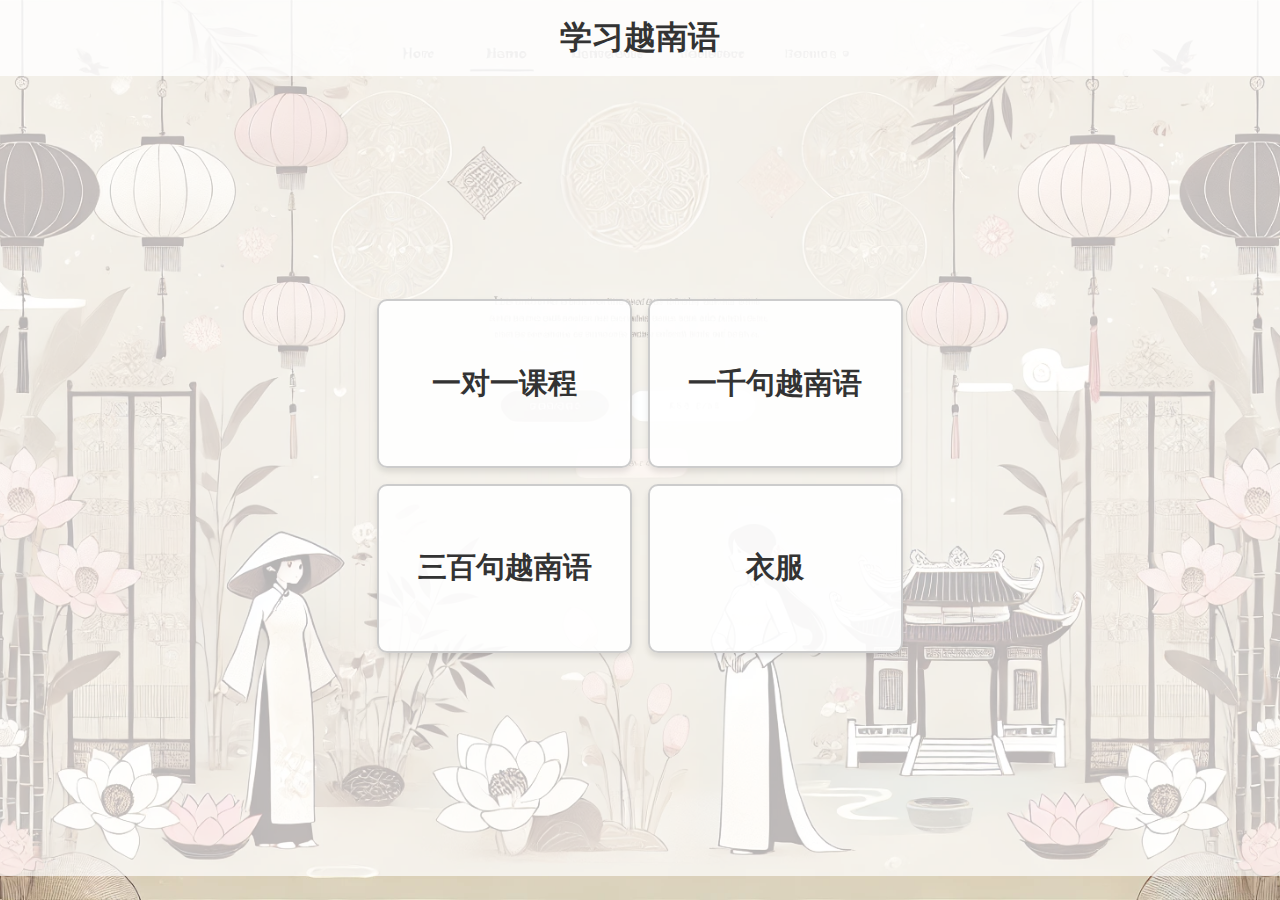
<file: index.html>
<!DOCTYPE html>
<html lang="en">
<head>
    <meta charset="UTF-8">
    <meta name="viewport" content="width=device-width, initial-scale=1.0">
    <title>学习越南语</title>
    <link rel="stylesheet" href="style.css">
</head>
<body>
    <header>
        <h1>学习越南语</h1>
    </header>
    <main>
        <section class="cards">
            <div class="card" onclick="location.href='one-on-one.html'">
                <h2>一对一课程</h2>
            </div>
            <div class="card" onclick="location.href='1000-phrases.html'">
                <h2>一千句越南语</h2>
            </div>
            <div class="card" onclick="location.href='300-phrases.html'">
                <h2>三百句越南语</h2>
            </div>
            <div class="card" onclick="location.href='clothes.html'">
                <h2>衣服</h2>
            </div>
        </section>
    </main>
</body>
</html>
</file>
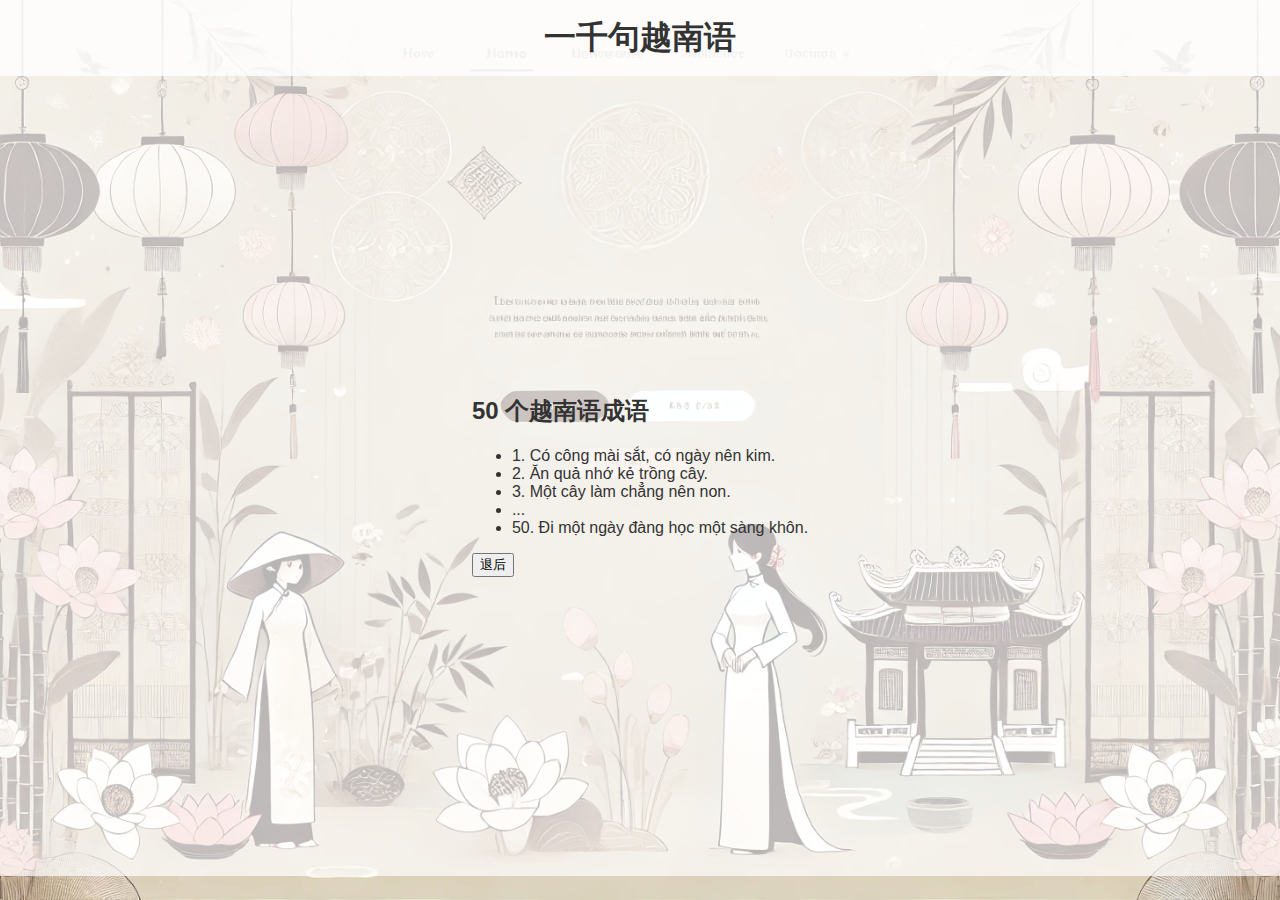
<file: 1000-phrases.html>
<!DOCTYPE html>
<html lang="en">
<head>
    <meta charset="UTF-8">
    <meta name="viewport" content="width=device-width, initial-scale=1.0">
    <title>一千句越南语</title>
    <link rel="stylesheet" href="style.css">
</head>
<body>
    <header>
        <h1>一千句越南语</h1>
    </header>
    <main>
        <section>
            <h2>50 个越南语成语</h2>
            <ul>
                <li>1. Có công mài sắt, có ngày nên kim.</li>
                <li>2. Ăn quả nhớ kẻ trồng cây.</li>
                <li>3. Một cây làm chẳng nên non.</li>
                <li>...</li>
                <li>50. Đi một ngày đàng học một sàng khôn.</li>
            </ul>

            <button onclick="goBack()" class="back-btn">退后</button>
        </section>
    </main>

    <script>
    function goBack() {
        window.history.back(); // 返回到上一页
    }
</script>
</body>
</html>
</file>
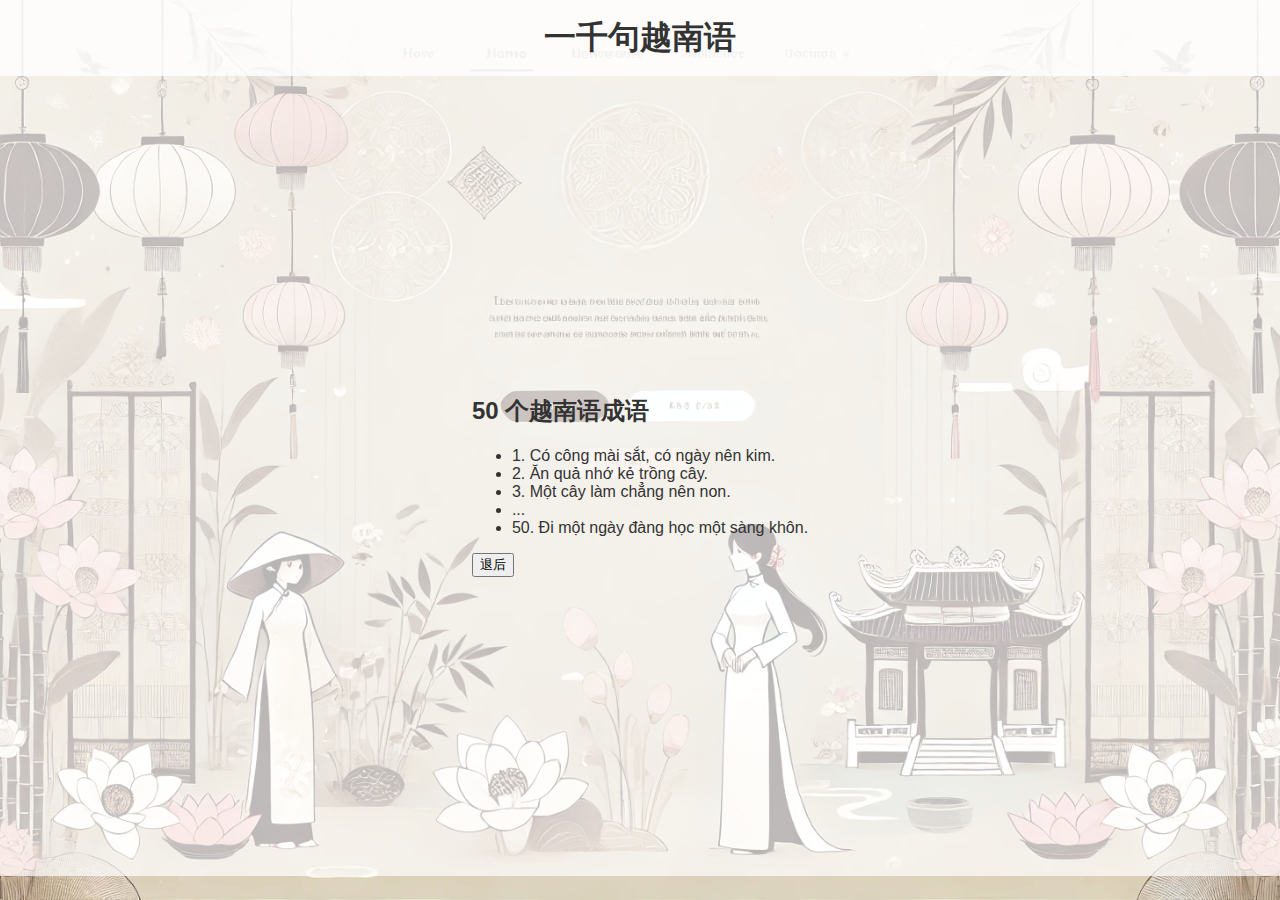
<file: 300-phrases.html>
<!DOCTYPE html>
<html lang="zh">
<head>
    <meta charset="UTF-8">
    <meta name="viewport" content="width=device-width, initial-scale=1.0">
    <title>一千句越南语</title>
    <link rel="stylesheet" href="style.css">
</head>
<body>
    <header>
        <h1>一千句越南语</h1>
    </header>
    <main>
        <section>
            <h2>50 个越南语成语</h2>
            <ul>
                <li>1. Có công mài sắt, có ngày nên kim.</li>
                <li>2. Ăn quả nhớ kẻ trồng cây.</li>
                <li>3. Một cây làm chẳng nên non.</li>
                <li>...</li>
                <li>50. Đi một ngày đàng học một sàng khôn.</li>
            </ul>

            <button onclick="goBack()" class="back-btn">退后</button>
        </section>
    </main>

    <script>
    function goBack() {
        window.history.back(); // 返回到上一页
    }
</script>
</body>
</html>
</file>
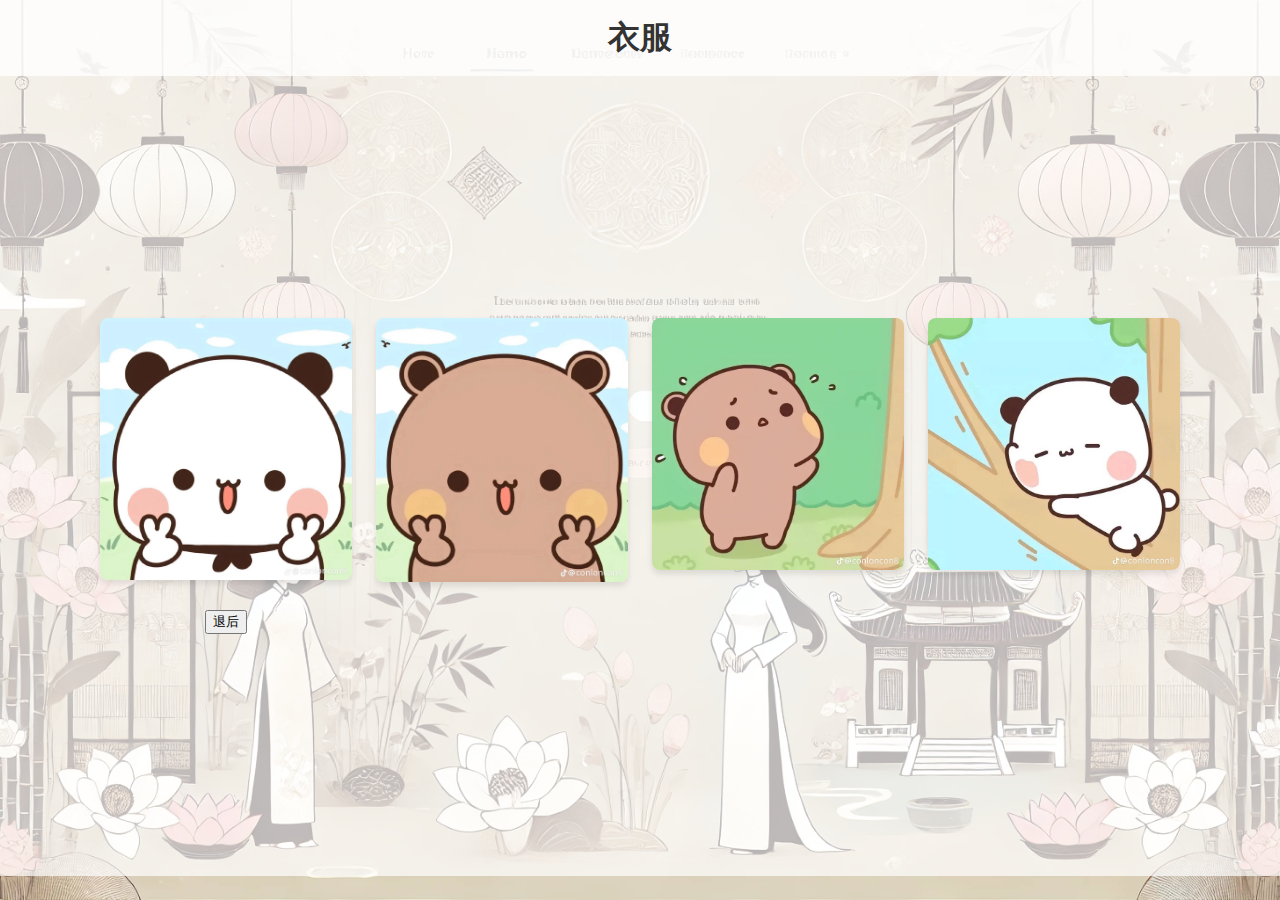
<file: clothes.html>
<!DOCTYPE html>
<html lang="zh">
<head>
    <meta charset="UTF-8">
    <meta name="viewport" content="width=device-width, initial-scale=1.0">
    <title>衣服</title>
    <link rel="stylesheet" href="style.css">
</head>
<body>
    <header>
        <h1>衣服</h1>
    </header>
    <main>
        <section class="clothes">
            <div class="ao-dai-item">
            <img src="ao-dai1.jpg" width="250px" height="300"px />
                </div>
                <div class="ao-dai-item">
            <img src="ao-dai2.jpg" width="250px" height="300"px />
                    </div>
                    <div class="ao-dai-item">
            <img src="ao-dai3.jpg" width="250px" height="300"px />
                        </div>
                        <div class="ao-dai-item">
            <img src="ao-dai4.jpg" width="250px" height="300"px />
                            </div>
            <button onclick="goBack()" class="back-btn">退后</button>
        </section>
    </main>

    <script>
    function goBack() {
        window.history.back(); // 返回到上一页
    }
</script>
</body>
</html>
</file>
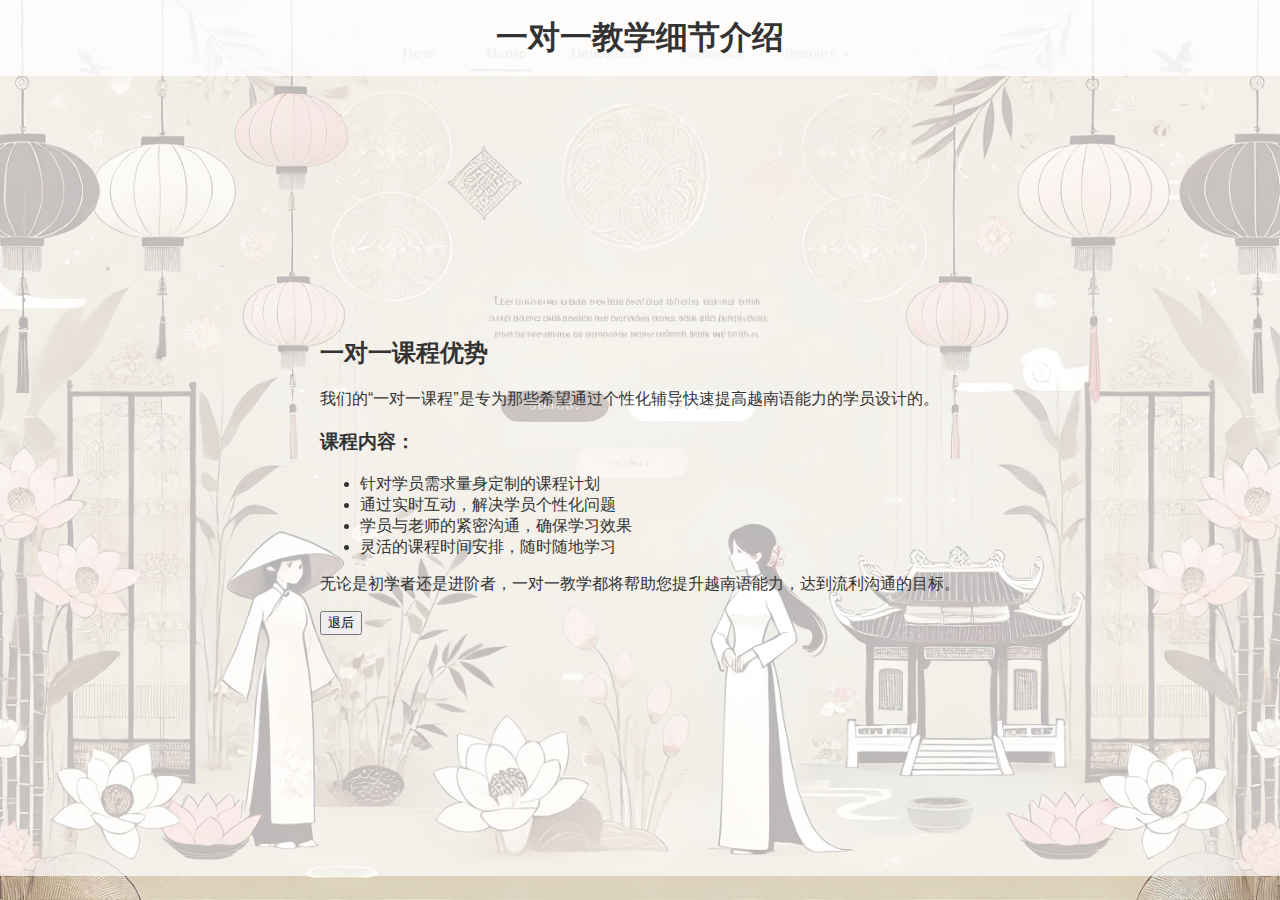
<file: course-detail.html>
<!DOCTYPE html>
<html lang="zh">
<head>
    <meta charset="UTF-8">
    <meta name="viewport" content="width=device-width, initial-scale=1.0">
    <title>一对一教学细节介绍</title>
    <link rel="stylesheet" href="style.css">
</head>
<body>
    <header>
        <h1>一对一教学细节介绍</h1>
    </header>
    <main>
        <section>
            <h2>一对一课程优势</h2>
            <p>我们的“一对一课程”是专为那些希望通过个性化辅导快速提高越南语能力的学员设计的。</p>

            <h3>课程内容：</h3>
            <ul>
                <li>针对学员需求量身定制的课程计划</li>
                <li>通过实时互动，解决学员个性化问题</li>
                <li>学员与老师的紧密沟通，确保学习效果</li>
                <li>灵活的课程时间安排，随时随地学习</li>
            </ul>

            <p>无论是初学者还是进阶者，一对一教学都将帮助您提升越南语能力，达到流利沟通的目标。</p>
            <button onclick="goBack()" class="back-btn">退后</button>
        </section>
    </main>

    <script>
    function goBack() {
        window.history.back(); // 返回到上一页
    }
</script>
</body>
</html>
</file>
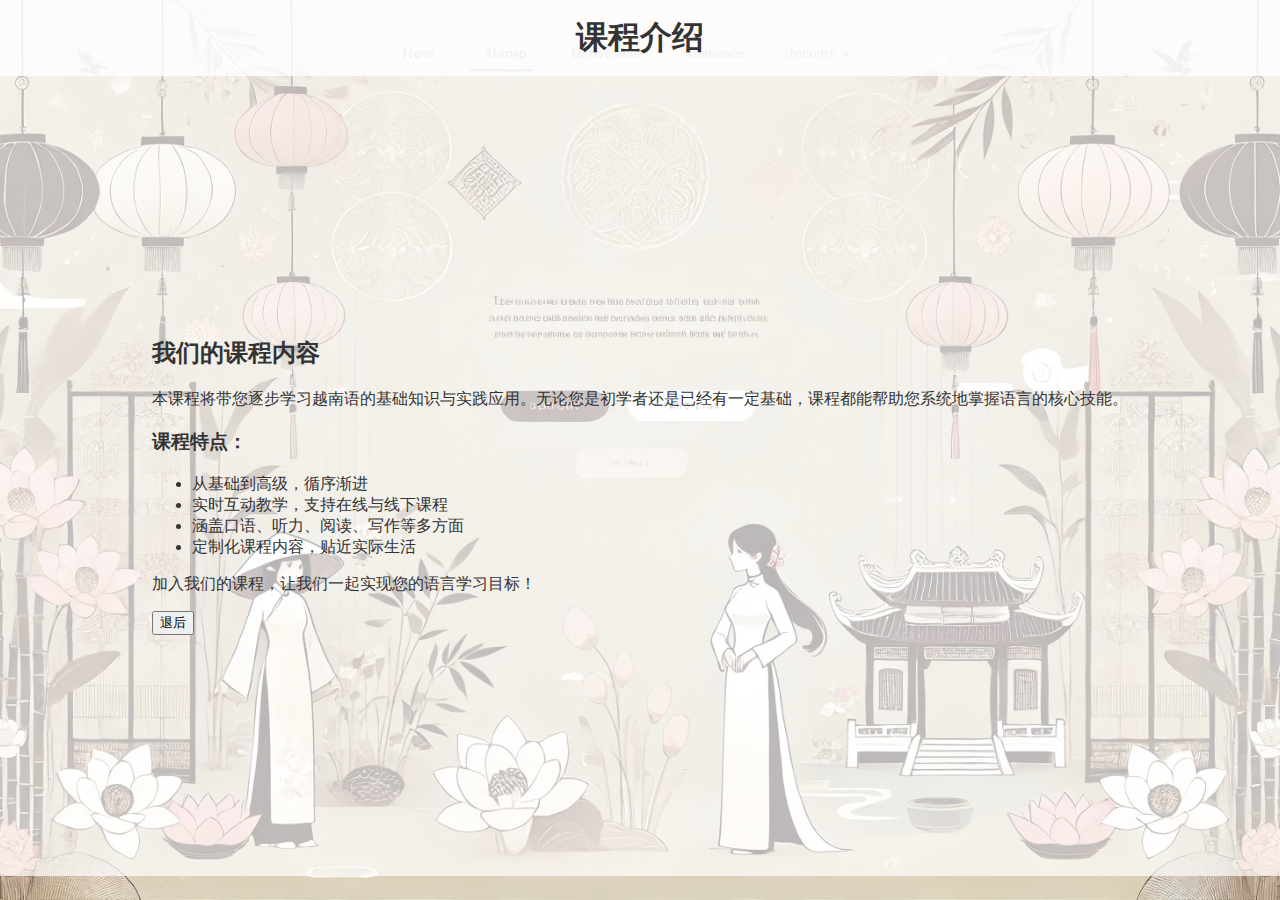
<file: course-introduction.html>
<!DOCTYPE html>
<html lang="zh">
<head>
    <meta charset="UTF-8">
    <meta name="viewport" content="width=device-width, initial-scale=1.0">
    <title>课程介绍</title>
    <link rel="stylesheet" href="style.css">
</head>
<body>
    <header>
        <h1>课程介绍</h1>
    </header>
    <main>
        <section>
            <h2>我们的课程内容</h2>
            <p>本课程将带您逐步学习越南语的基础知识与实践应用。无论您是初学者还是已经有一定基础，课程都能帮助您系统地掌握语言的核心技能。</p>

            <h3>课程特点：</h3>
            <ul>
                <li>从基础到高级，循序渐进</li>
                <li>实时互动教学，支持在线与线下课程</li>
                <li>涵盖口语、听力、阅读、写作等多方面</li>
                <li>定制化课程内容，贴近实际生活</li>
            </ul>

            <p>加入我们的课程，让我们一起实现您的语言学习目标！</p>
            <button onclick="goBack()" class="back-btn">退后</button>
        </section>
    </main>

    <script>
    function goBack() {
        window.history.back(); // 返回到上一页
    }
</script>
</body>
</html>
</file>
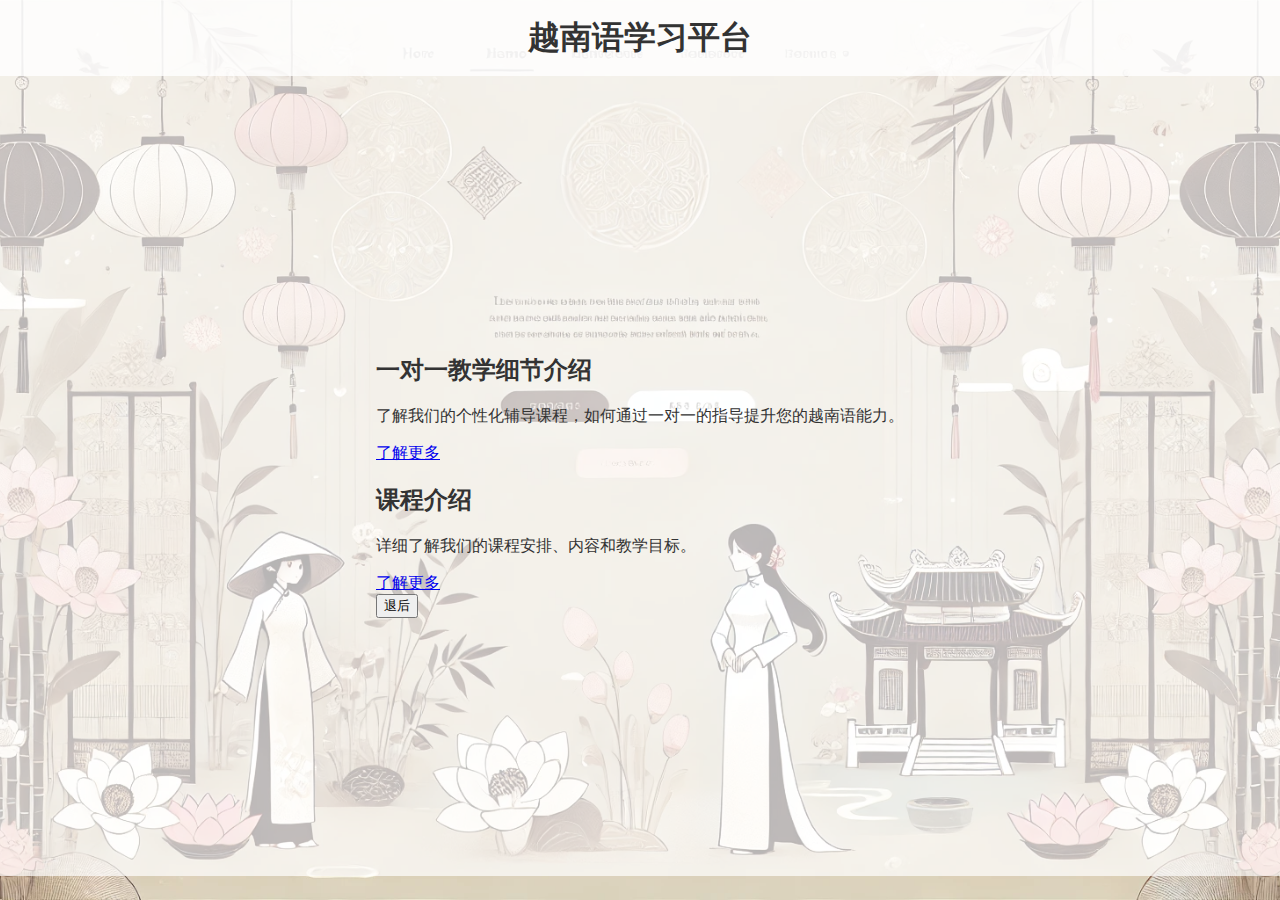
<file: one-on-one.html>
<!DOCTYPE html>
<html lang="zh">
<head>
    <meta charset="UTF-8">
    <meta name="viewport" content="width=device-width, initial-scale=1.0">
    <title>越南语学习</title>
    <link rel="stylesheet" href="style.css">
</head>
<body>
    <header>
        <h1>越南语学习平台</h1>
    </header>
    <main>
        <section class="options">
            <div class="option-card">
                <h2>一对一教学细节介绍</h2>
                <p>了解我们的个性化辅导课程，如何通过一对一的指导提升您的越南语能力。</p>
                <a href="course-detail.html" class="btn">了解更多</a>
            </div>
            <div class="option-card">
                <h2>课程介绍</h2>
                <p>详细了解我们的课程安排、内容和教学目标。</p>
                <a href="course-introduction.html" class="btn">了解更多</a>
            </div>
            
            <button onclick="goBack()" class="back-btn">退后</button>
        </section>
    </main>

    <script>
    function goBack() {
        window.history.back(); // 返回到上一页
    }
</script>
</body>
</html>
</file>
<file: style.css>
body {
    font-family: Arial, sans-serif;
    margin: 0;
    padding: 0;
    background: url('background.jpg') no-repeat center center fixed;
    background-size: cover;
    color: #333;
    position: relative;
}

body::before {
    content: "";
    position: absolute;
    top: 0;
    left: 0;
    width: 100%;
    height: 100%;
    background: rgba(255, 255, 255, 0.7); /* 调整透明度 */
    z-index: 1;
    pointer-events: none;
}

header {
    text-align: center;
    background-color: rgba(255, 255, 255, 0.8);
    padding: 1em 0;
    position: relative;
    z-index: 2; /* 确保内容在背景层之上 */
}

h1 {
    font-size: 2em;
    margin: 0;
}

main {
    display: flex;
    justify-content: center;
    align-items: center;
    height: calc(100vh - 100px);
    position: relative;
    z-index: 2;
}

.cards {
    display: grid;
    grid-template-columns: repeat(2, 1fr);
    gap: 1em;
}

.card {
    background: rgba(255, 255, 255, 0.9);
    border: 2px solid #ccc;
    border-radius: 10px;
    padding: 2em;
    text-align: center;
    font-size: 1.2em;
    cursor: pointer;
    box-shadow: 0 4px 6px rgba(0, 0, 0, 0.1);
}

.card:hover {
    background: #ffe0b2;
}
/* 添加网格布局来保证图片之间的间距一致 */
.clothes {
    display: grid;
    grid-template-columns: repeat(auto-fill, minmax(250px, 1fr)); /* 图片自适应列数 */
    gap: 1.5em;  /* 设置图片间距 */
    justify-items: center;  /* 图片居中显示 */
}

/* 图片的基本样式 */
.ao-dai-item img {
    width: 100%;  /* 图片自适应宽度 */
    height: auto; /* 保持纵横比 */
    border-radius: 8px;  /* 圆角效果 */
    box-shadow: 0 4px 6px rgba(0, 0, 0, 0.1);  /* 阴影效果 */
}
</file>
